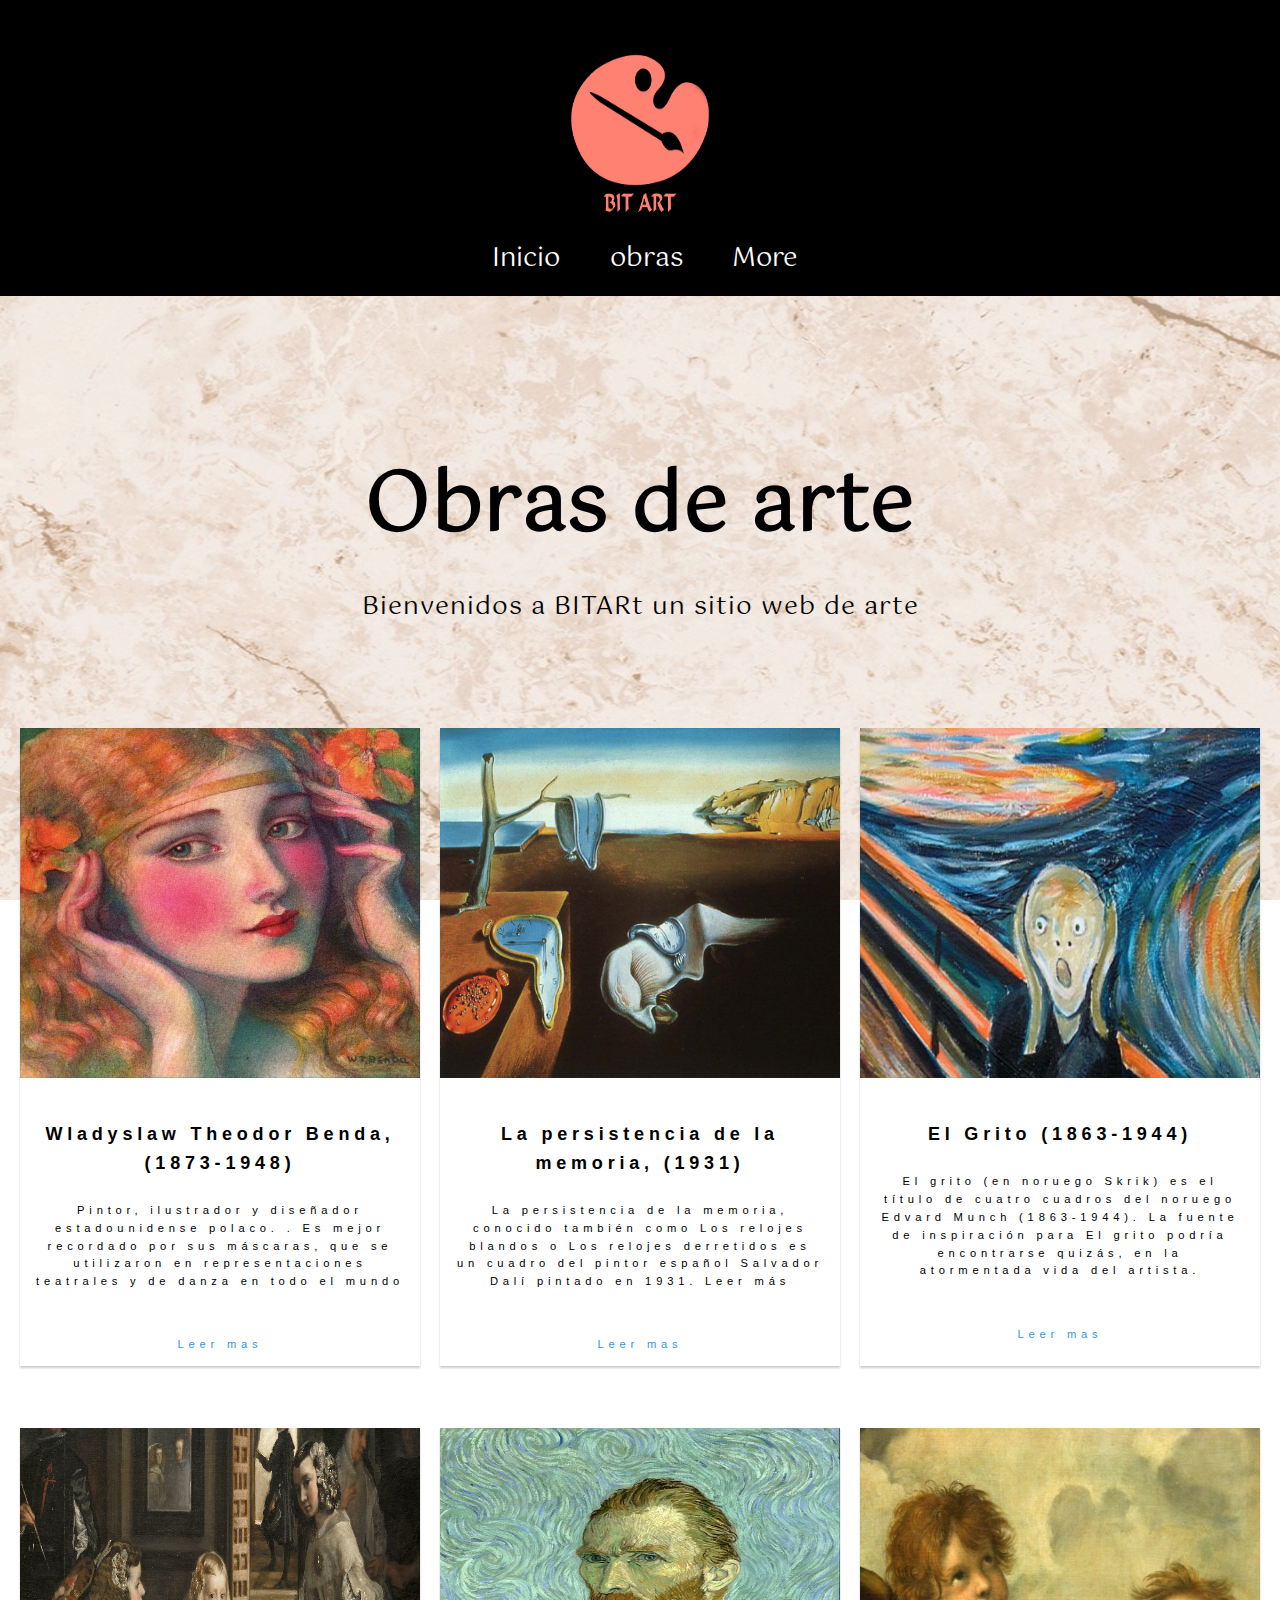
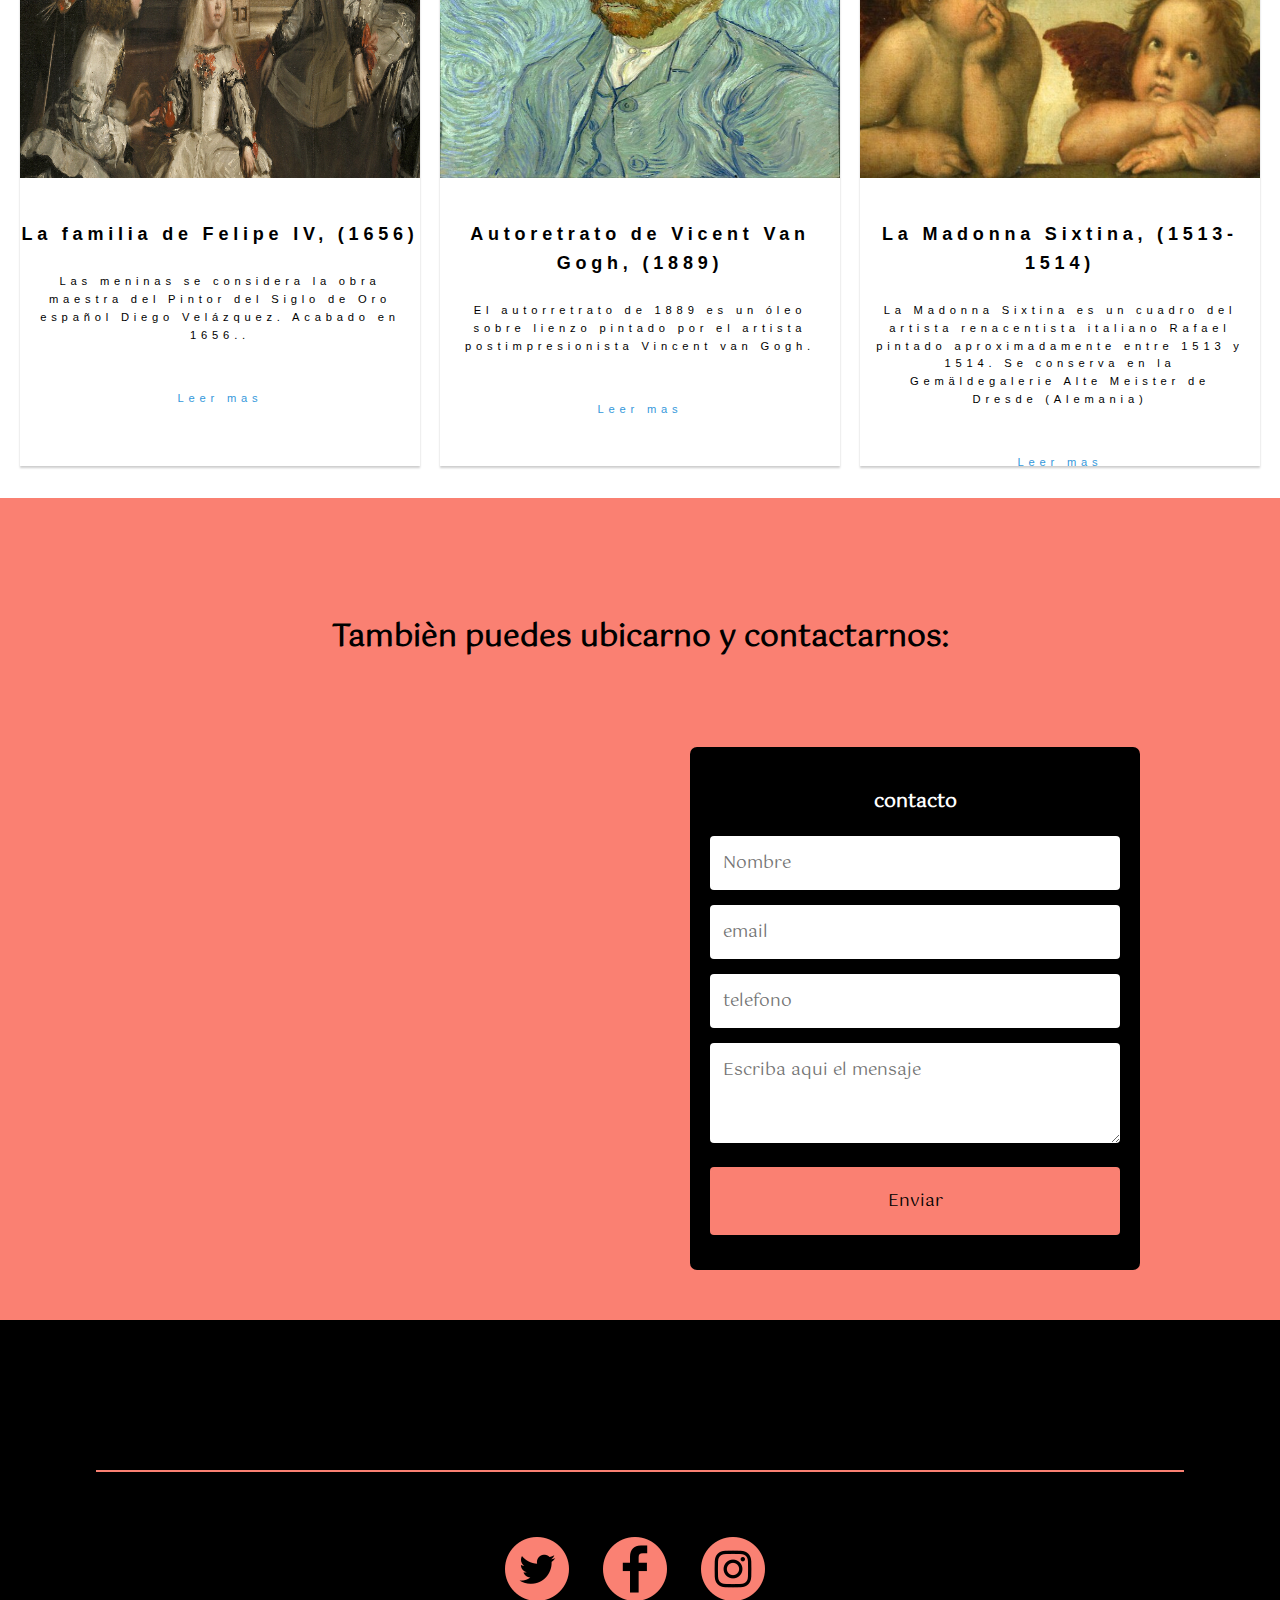
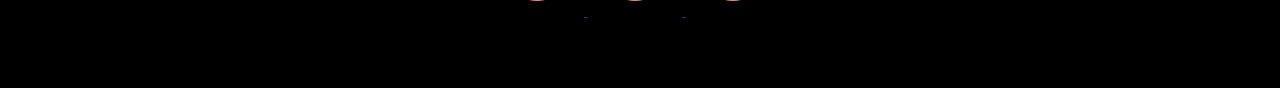
<file: Obras/obra.html>
<!DOCTYPE html>
<html lang="es">

<head>
    <meta charset="UTF-8">
    <meta name="viewport" content="width=device-width, initial-scale=1.0">
    <title>Obras</title>
    <link rel="stylesheet" href="css_obras/estilosobras.css">
    <link href="https://fonts.googleapis.com/css2?family=Gotu&display=swap" rel="stylesheet">
    <link rel="stylesheet" href="../css/menu.css">
    <link rel="stylesheet" href="../css/footer.css">
</head>

<body>
    <header class="iconobitart">
        <img class="img_logo" src="../icons/iconobitart.png" alt="logobitart">
    </header>
    <header class="main_header">
        <input type="checkbox" id="boton_menu">
        <label class="icono_menu" for="boton_menu">
            <img src="../icons/iconomenu.png" alt="iconomenu" width="35px" height="35px">
        </label>
        <nav class="menu">
            <ul>
                <li><a href="../index.html">Inicio</a></li>
                <li><a href="obra.html">obras</a></li>
            </ul>
            <div class="dropnow">
                <button class="dropbtn">More</button>
                <div class="dropnow-content">
                    <a href="#seccion1">Seccion 1</a>
                    <a href="#seccion2">Seccion 2</a>
                    <a href="#info">Info</a>
                </div>
            </div>
        </nav>
    </header>
    <article class="bloquetitulo">
        <h1>Obras de arte</h1>
        <section class="ptitulo">
            <p>Bienvenidos a BITARt un sitio web de arte</p>

        </section>
        <section class="content-two">
            <div class="container" id="seccion1">
                <div class="card">
                    <img src="imagenesObras/chica_arte.jpg" alt="chica">
                    <h4>Wladyslaw Theodor Benda, (1873-1948)</h4>
                    <p>
                        Pintor, ilustrador y diseñador estadounidense polaco. . Es mejor recordado por sus máscaras, que
                        se utilizaron en representaciones teatrales y de danza en todo el mundo
                    </p>
                    <a href="#">Leer mas</a>
                </div>
                <div class="card">
                    <img src="imagenesObras/dali.jpg" alt="dali">
                    <h4>
                        La persistencia de la memoria, (1931)
                    </h4>
                    <P>
                        La persistencia de la memoria, conocido también como Los relojes blandos​ o Los relojes
                        derretidos​ es un cuadro del pintor español Salvador Dalí pintado en 1931.
                        Leer más
                    </P>
                    <a href="#">Leer mas</a>
                </div>
                <div class="card">
                    <img src="imagenesObras/grito.jpg" alt="grito">
                    <h4>
                        El Grito (1863-1944)
                    </h4>
                    <p>
                        El grito (en noruego Skrik) es el título de cuatro cuadros del noruego Edvard Munch (1863-1944).
                        La fuente de inspiración para El grito podría encontrarse quizás, en la atormentada vida del
                        artista.
                    </p>
                    <a href="#">Leer mas</a>
                </div>
            </div>
            <div class="container" id="seccion2">
                <div class="card">
                    <img src="imagenesObras/meninas.jpg" alt="meninas">
                    <h4>
                        La familia de Felipe IV, (1656)
                    </h4>
                    <p>
                        Las meninas se considera la obra maestra del Pintor del Siglo de Oro español Diego Velázquez.
                        Acabado en 1656..
                    </p>
                    <a href="#">Leer mas</a>
                </div>
                <div class="card">
                    <img src="imagenesObras/autoretrato.jpg" alt="retrato">
                    <h4>
                        Autoretrato de Vicent Van Gogh, (1889)
                    </h4>
                    <p>
                        El autorretrato de 1889 es un óleo sobre lienzo pintado por el artista postimpresionista Vincent
                        van Gogh.
                    </p>
                    <a href="#">Leer mas</a>
                </div>
                <div class="card">
                    <img src="imagenesObras/angeles.jpg" alt="angeles">
                    <h4>
                        La Madonna Sixtina, (1513-1514)
                    </h4>
                    <p>
                        La Madonna Sixtina es un cuadro del artista renacentista italiano Rafael pintado aproximadamente
                        entre 1513 y 1514. Se conserva en la Gemäldegalerie Alte Meister de Dresde (Alemania)
                    </p>
                    <a href="#">Leer mas</a>
                </div>
            </div>
        </section>
    </article>
    <footer id="info">
        <section class="partefooter">
            <h3 class="titulomapa">
                Tambièn puedes ubicarno y contactarnos:
            </h3>
            <div class="contenidof">
                <iframe
                    src="https://www.google.com/maps/embed?pb=!1m18!1m12!1m3!1d3976.850236483077!2d-74.06585658465644!3d4.620794743630452!2m3!1f0!2f0!3f0!3m2!1i1024!2i768!4f13.1!3m3!1m2!1s0x8e3f99f7fa84fe3b%3A0x4a37c6adedc1d243!2sBICTIA!5e0!3m2!1ses-419!2sco!4v1585845397682!5m2!1ses-419!2sco"
                    width="500" height="450" frameborder="0" style="border:0;" allowfullscreen="" aria-hidden="false"
                    tabindex="0">
                </iframe>
                <form action="">
                    <h3>
                        contacto
                    </h3>
                    <input type="text" name="nombre" placeholder="Nombre" maxlength="35">
                    <input type="email" name="correo" placeholder="email">
                    <input type="number" name="telefono" placeholder="telefono">
                    <textarea name="mensaje" id="textarea" placeholder="Escriba aqui el mensaje"></textarea>
                    <label for="textarea"></label>
                    <input type="submit" id="boton" value="Enviar">
                </form>
            </div>
        </section>
        <div class="contenidoiconos">
            <hr width="85%" color="salmon">
            <div class="iconospadres">
                <a href="">
                    <img src="../icons/twitter.png" alt="iconotwitter">
                </a>
                <a href="">
                    <img src="../icons/facebook.png" alt="iconofacebook">
                </a>
                <a href="">
                    <img src="../icons/instagram.png" alt="iconoinstagram">
                </a>
            </div>
        </div>
        <p>copy right imagenes tomadas de la clase de bictia año 2020</p>
    </footer>
</body>

</html>
</file>
<file: Obras/css_obras/estilosobras.css>
*{
    box-sizing: border-box;
}
body{
    margin: 0;
    background-image: url(../imagenesObras/marmol2.jpg);
    background-size: 100% 100%;
    background-repeat: no-repeat;
    background-attachment: fixed;
}
.bloquetitulo{
    font-size: 40px;
    letter-spacing: 1px;
    padding-top: 90px;
    text-align: center;
    font-family: 'Gotu', sans-serif;
    color: black;
    margin: 0;
}
.ptitulo{
    font-size: 25px;
    margin-top: -40px;
}
.content-two{
    width: 100%;
    font-family: sans-serif;
    letter-spacing: 0.3rem;
    line-height: 1.6;    
}
.container{
    width: 100%;
    height: 600px;
    display: flex;
    justify-content: center;
    margin: auto;
    margin-top: 100px;
    flex-wrap: wrap;   
    margin-bottom: 70px;
}
.container .card{
    width: 400px;
    height: 638px;
    border: 8px;
    box-shadow: 0 2px 2px rgba(0, 0, 0, 0.2);
    overflow: hidden;
    margin: 0 10px;
    text-align: center;
    transition: all 0.25s;
}
.container .card:hover{
    transform: translateY(-15px);
    box-shadow: 0 12px 16px rgba(0, 0, 0, 0.2);
}
.container .card img{
    width: 400px;
    height: 350px;
}
.container .card h4{
    font-weight: 600;
    font-size: 18px;
}
.container .card p{
    padding: 0 1rem;
    font-size: 0.7rem;
}
.container .card a{
    font-size: 0.7rem;
    font-weight: 500;
    text-decoration: none;
    color: #3498db;
}
@media(max-width:900px){
    .container .card{
        margin-bottom: 700px;
        width: 400px;
        height: 638px;
    }
    .bloquetitulo{
        margin-bottom: 20%;
    }
    .partefooter{
        margin-top: 2800px;
    }

}
</file>
<file: css/menu.css>
.iconobitart{
    background-color: black;
    padding-top: 15px
}
.img_logo{
    width: 150px;
    height: 210px;
    margin: 0 auto;
    display: block;
}
.main_header{
    text-align: center;
    width: 100%;
    background-color: black;
    font-size: 26px;
    font-family: 'Gotu', sans-serif;
    margin-top: -8px;
}
#boton_menu{
    display: none;
}
.icono_menu{
    padding-top: 30px;
}
header label{
    display: none;
    width: 100px;
    padding: 10px;
    border-right: 1px solid white;
}
header label:hover{
    cursor: pointer;
    background-color: salmon;
}
.menu ul{
    padding: 0;
    margin: 0;
    list-style: none;
    display: inline-flex;

}
.menu li{
    padding: 20px 25px 0px 25px;
}
.menu li a{
    text-decoration: none;
    color: white;
}
.menu li a:hover{
    text-decoration: overline;
    color: salmon;
}
.dropnow{
    position: relative;
    display: inline-flex;
}
.dropbtn{
    background-color: black;
    font-size: 26px;
    color: white;
    padding: 16px;
    border: none;
    cursor: pointer;
    font-family: 'Gotu', sans-serif;
}
.dropnow-content{
    margin-top: 76%;
    display: none;
    position: absolute;
    background-color: black;
    min-width: 160px;
    z-index: 1;
}
.dropnow-content a{
    color: black;
    padding: 16px 16px;
    text-decoration: none;
    display: block;
}
.dropnow:hover .dropnow-content{
    display: block;
}
.dropnow-content a:hover{
    background-color: salmon;
}
.dropnow:hover .dropbtn{
    color: salmon;
    z-index: 1;
    text-decoration: overline;
}
@media (max-width:1020px){
    header label{
        display: block;
        height: 70px;
    }
    .menu{
        position: absolute;
        background-color: salmon;
        width: 100%;
        margin-left: -100%;
        transition: all 0.5s;
        z-index: 100;
    }
    #boton_menu:checked ~ .menu{
        margin: 0;
    }
    .menu ul{
        display: block;
    }
    .menu li:hover{
        background-color: black;
    }
    .dropbtn{
        background-color: salmon;
        color: white;
    }
    .dropnow-content a{
        color: rgb(255, 255, 255);
    }
    .dropnow-content a:hover{
        color: salmon;
        background-color: black;
    }
    .dropnow:hover .dropbtn{
        color: salmon;
        background-color: black;
    }
}
</file>
<file: css/footer.css>
footer{
    width: 100%;
    background-color: black;
}
.partefooter{
    background-color: salmon;
    padding: 50px;
    width: 100%;
}
.contenidof{
    display: flex;
    justify-content: center;
}
.titulomapa{
    color: black;
    text-align: center;
    font-family: 'Gotu', sans-serif; 
    padding: 35px 0 15px 0;
    font-size: 30px;
}
iframe{
    margin-top: 40px;
    border-radius: 5px;
}
form{
    margin-left: 50px;
    width: 450px;
    background-color: rgba(0, 0, 0, 4);
    box-sizing: border-box;
    padding: 20px 20px;
    margin-top: 40px;
    border-radius: 7px;
    font-family: 'Gotu', sans-serif;
}
input,textarea{
    width: 100%;
    margin-bottom: 15px;
    padding: 13px;
    box-sizing: border-box;
    border-radius: 4px;
    font-size: 17px;
    border: none;
    font-family: 'Gotu', sans-serif;
}
textarea{
    min-height: 100px;
    max-height: 200px;
    max-width: 300%;
    min-width: 100%;
}
#boton{
    background-color: salmon;
    color: black;
    padding: 20px;
}
#boton:hover{
    cursor: pointer;
    background-color: white;
    color: salmon;
}
h3{
    text-align: center;
    color: white;
}
.contenidoiconos{
    margin-top: 150px;
    display: block;
}
.iconospadres{
    width: 300px;
    margin: 50px auto;
}
.iconospadres img{
    padding: 15px;
}
@media(max-width:900px){
    .contenidof{
        display: block;
        justify-content: center;
    }
}
</file>
